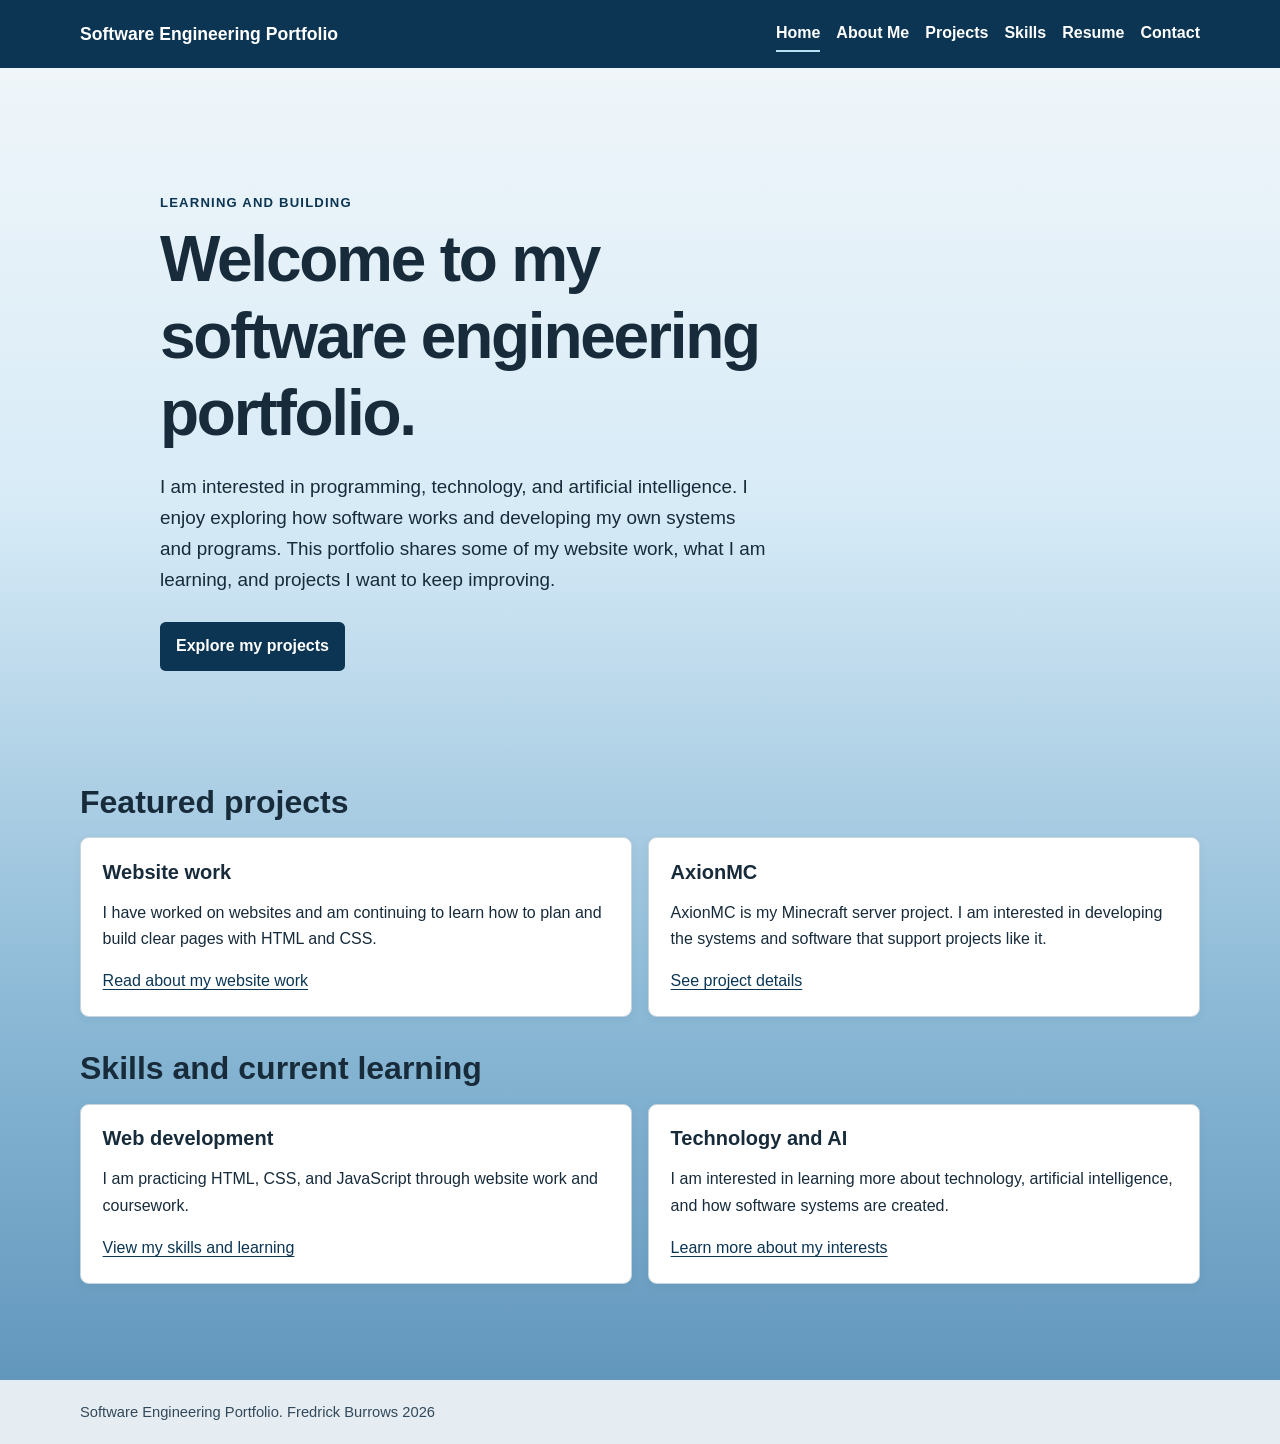
<file: index.html>
<!DOCTYPE html>
<html lang="en">
<head>
  <meta charset="UTF-8">
  <meta name="viewport" content="width=device-width, initial-scale=1.0">
  <meta name="description" content="A student portfolio about software engineering, web development, programming, technology, and AI.">
  <link rel="apple-touch-icon" sizes="180x180" href="assets/images/apple-touch-icon.png">
  <link rel="icon" type="image/png" sizes="32x32" href="assets/images/favicon-32x32.png">
  <link rel="icon" type="image/png" sizes="16x16" href="assets/images/favicon-16x16.png">
  <title>Home | Software Engineering Portfolio</title>
  <link rel="stylesheet" href="css/styles.css">
</head>
<body class="home-page">
  <a class="skip-link" href="#main-content">Skip to main content</a>
  <header class="site-header">
    <div class="container header-inner">
      <a class="brand" href="index.html">Software Engineering Portfolio</a>
      <nav class="site-nav" aria-label="Main navigation">
        <ul>
          <li><a aria-current="page" href="index.html">Home</a></li>
          <li><a href="about.html">About Me</a></li>
          <li><a href="projects.html">Projects</a></li>
          <li><a href="skills.html">Skills</a></li>
          <li><a href="resume.html">Resume</a></li>
          <li><a href="contact.html">Contact</a></li>
        </ul>
      </nav>
    </div>
  </header>
  <main id="main-content" class="container page-content">
    <section class="hero" aria-labelledby="welcome-heading">
      <p class="eyebrow">Learning and building</p>
      <h1 id="welcome-heading">Welcome to my software engineering portfolio.</h1>
      <p class="hero-copy">I am interested in programming, technology, and artificial intelligence. I enjoy exploring how software works and developing my own systems and programs. This portfolio shares some of my website work, what I am learning, and projects I want to keep improving.</p>
      <a class="button-link" href="projects.html">Explore my projects</a>
    </section>

    <section class="content-section" aria-labelledby="featured-projects-heading">
      <h2 id="featured-projects-heading">Featured projects</h2>
      <div class="card-grid">
        <article class="card">
          <h3>Website work</h3>
          <p>I have worked on websites and am continuing to learn how to plan and build clear pages with HTML and CSS.</p>
          <a href="projects.html">Read about my website work</a>
        </article>
        <article class="card">
          <h3>AxionMC</h3>
          <p>AxionMC is my Minecraft server project. I am interested in developing the systems and software that support projects like it.</p>
          <a href="projects.html">See project details</a>
        </article>
      </div>
    </section>

    <section class="content-section" aria-labelledby="learning-heading">
      <h2 id="learning-heading">Skills and current learning</h2>
      <div class="card-grid">
        <article class="card">
          <h3>Web development</h3>
          <p>I am practicing HTML, CSS, and JavaScript through website work and coursework.</p>
          <a href="skills.html">View my skills and learning</a>
        </article>
        <article class="card">
          <h3>Technology and AI</h3>
          <p>I am interested in learning more about technology, artificial intelligence, and how software systems are created.</p>
          <a href="about.html">Learn more about my interests</a>
        </article>
      </div>
    </section>
  </main>
  <footer class="site-footer">
    <div class="container">
      <p>Software Engineering Portfolio. Fredrick Burrows 2026</p>
    </div>
  </footer>
</body>
</html>
</file>
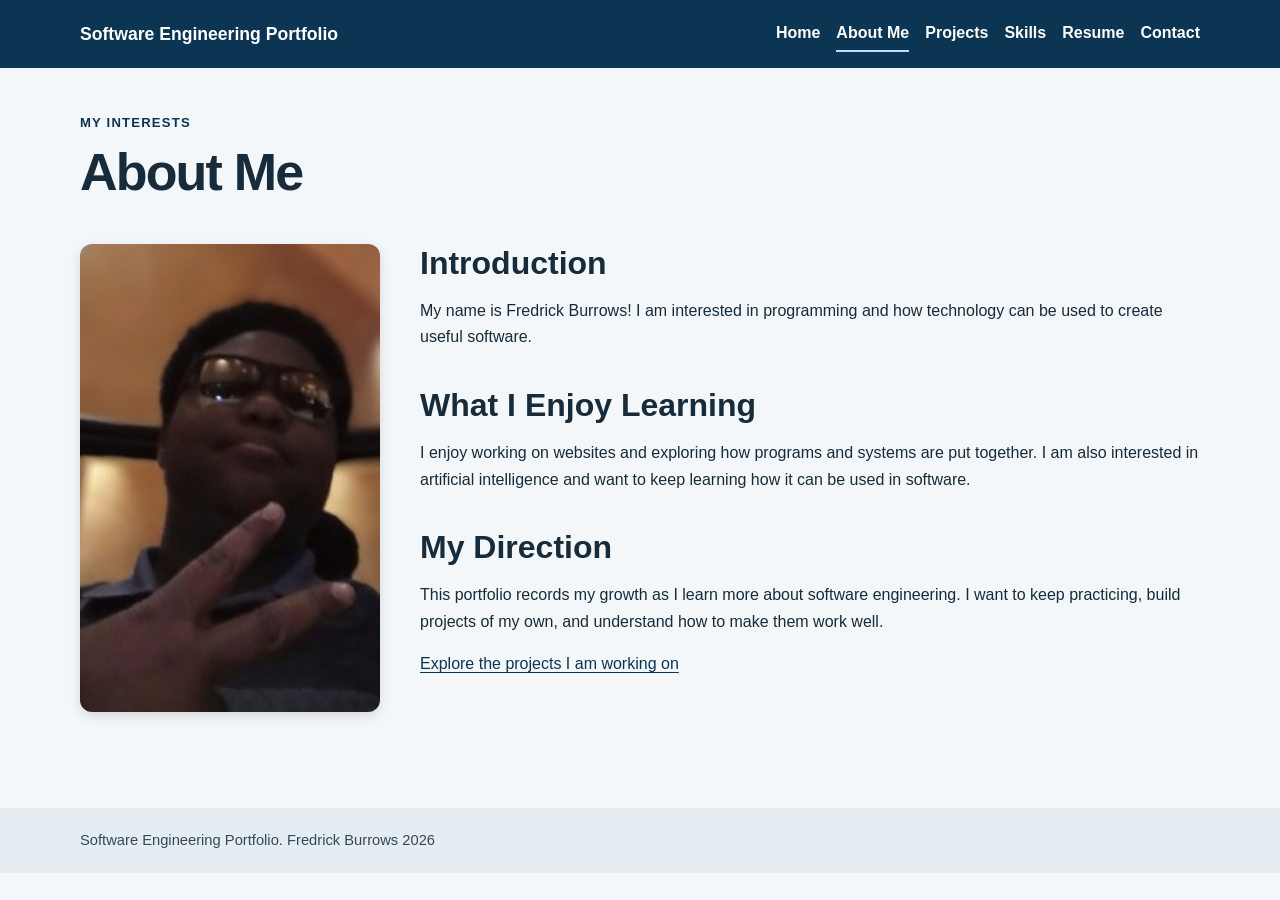
<file: about.html>
<!DOCTYPE html>
<html lang="en">
<head>
  <meta charset="UTF-8">
  <meta name="viewport" content="width=device-width, initial-scale=1.0">
  <meta name="description" content="About my interests in programming, technology, and software engineering.">
  <link rel="apple-touch-icon" sizes="180x180" href="assets/images/apple-touch-icon.png">
  <link rel="icon" type="image/png" sizes="32x32" href="assets/images/favicon-32x32.png">
  <link rel="icon" type="image/png" sizes="16x16" href="assets/images/favicon-16x16.png">
  <title>About Me | Software Engineering Portfolio</title>
  <link rel="stylesheet" href="css/styles.css">
</head>
<body>
  <a class="skip-link" href="#main-content">Skip to main content</a>
  <header class="site-header">
    <div class="container header-inner">
      <a class="brand" href="index.html">Software Engineering Portfolio</a>
      <nav class="site-nav" aria-label="Main navigation">
        <ul>
          <li><a href="index.html">Home</a></li>
          <li><a aria-current="page" href="about.html">About Me</a></li>
          <li><a href="projects.html">Projects</a></li>
          <li><a href="skills.html">Skills</a></li>
          <li><a href="resume.html">Resume</a></li>
          <li><a href="contact.html">Contact</a></li>
        </ul>
      </nav>
    </div>
  </header>
  <main id="main-content" class="container page-content">
    <header class="page-heading">
        <p class="eyebrow">My Interests</p>
        <h1>About Me</h1>
    </header>
    <div class="about-layout">
        <div class="about-image">
            <img src="assets/images/fredrickburrowsselfie.jpg"
                 alt="Portrait of Fredrick Burrows">
        </div>
        <div class="about-content">
            <section>
                <h2>Introduction</h2>
                <p>
                    My name is Fredrick Burrows! I am interested in
                    programming and how technology can be used to
                    create useful software.
                </p>
            </section>
            <section>
                <h2>What I Enjoy Learning</h2>
                <p>
                    I enjoy working on websites and exploring how
                    programs and systems are put together. I am also
                    interested in artificial intelligence and want
                    to keep learning how it can be used in software.
                </p>
            </section>
            <section>
                <h2>My Direction</h2>
                <p>
                    This portfolio records my growth as I learn more
                    about software engineering. I want to keep
                    practicing, build projects of my own, and
                    understand how to make them work well.
                </p>

                <a href="projects.html">Explore the projects I am working on</a>
            </section>
        </div>
    </div>
  </main>
  <footer class="site-footer">
    <div class="container"><p>Software Engineering Portfolio. Fredrick Burrows 2026</p></div>
  </footer>
</body>
</html>
</file>
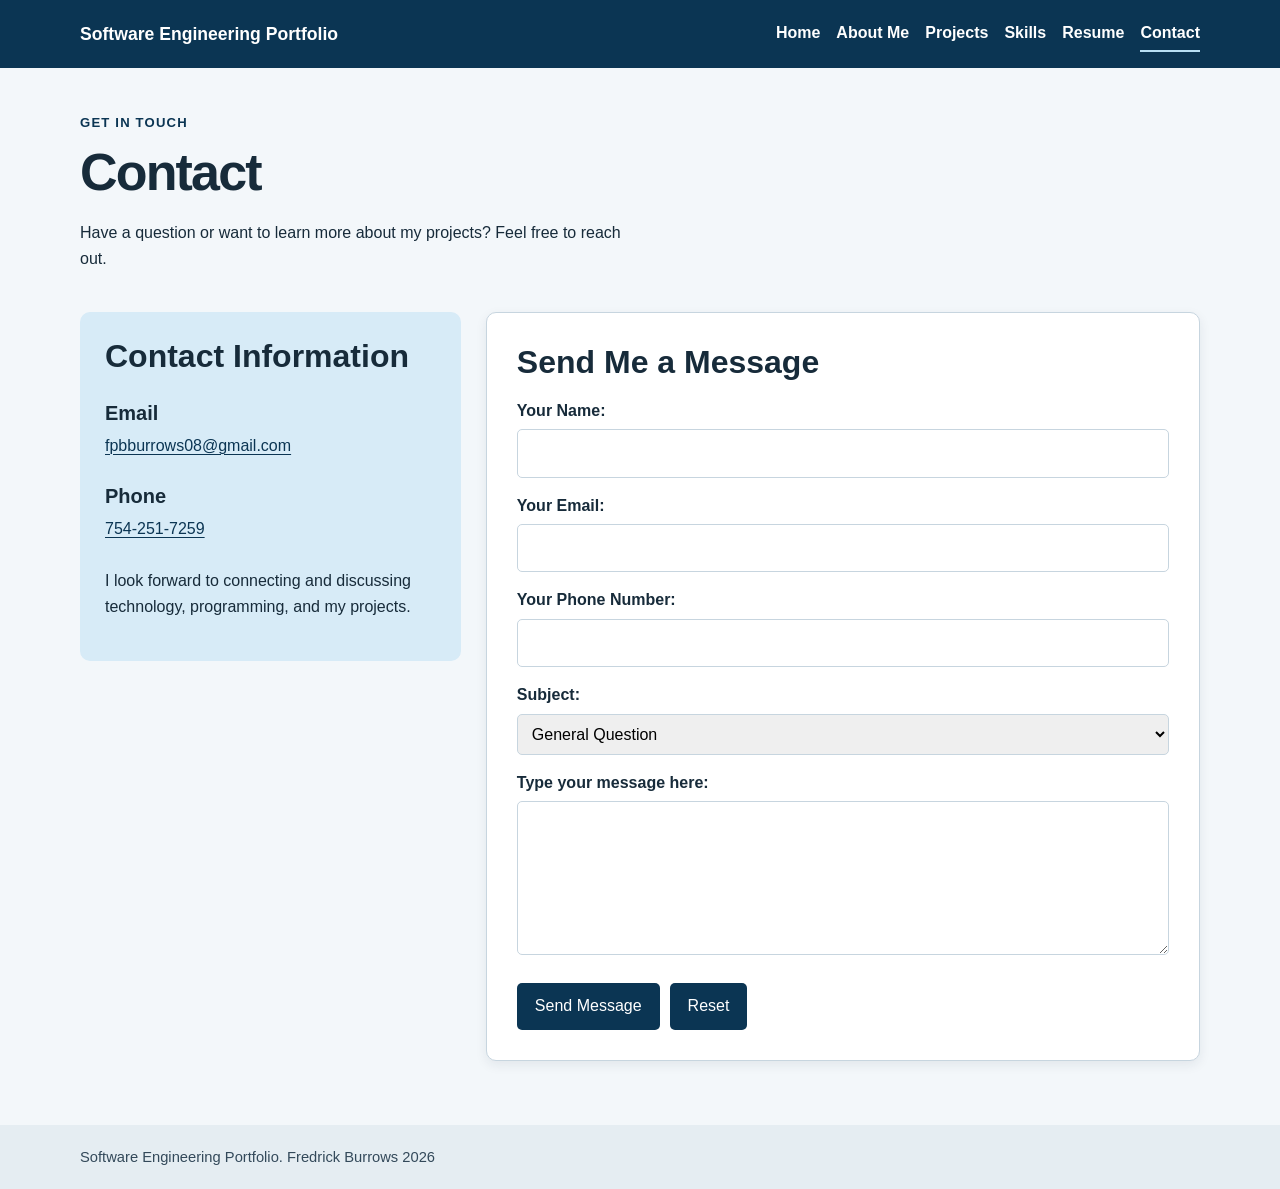
<file: contact.html>
<!DOCTYPE html>
<html lang="en">
<head>
  <meta charset="UTF-8">
  <meta name="viewport" content="width=device-width, initial-scale=1.0">
  <meta name="description" content="Contact page for my software engineering portfolio.">
  <link rel="apple-touch-icon" sizes="180x180" href="assets/images/apple-touch-icon.png">
  <link rel="icon" type="image/png" sizes="32x32" href="assets/images/favicon-32x32.png">
  <link rel="icon" type="image/png" sizes="16x16" href="assets/images/favicon-16x16.png">
  <title>Contact | Software Engineering Portfolio</title>
  <link rel="stylesheet" href="css/styles.css">
</head>
<body>
  <a class="skip-link" href="#main-content">Skip to main content</a>
  <header class="site-header">
    <div class="container header-inner">
      <a class="brand" href="index.html">Software Engineering Portfolio</a>
      <nav class="site-nav" aria-label="Main navigation">
        <ul>
          <li><a href="index.html">Home</a></li>
          <li><a href="about.html">About Me</a></li>
          <li><a href="projects.html">Projects</a></li>
          <li><a href="skills.html">Skills</a></li>
          <li><a href="resume.html">Resume</a></li>
          <li><a aria-current="page" href="contact.html">Contact</a></li>
        </ul>
      </nav>
    </div>
  </header>
  <main id="main-content" class="container page-content">

    <header class="page-heading">
        <p class="eyebrow">Get in touch</p>
        <h1>Contact</h1>
        <p>Have a question or want to learn more about my projects? Feel free to reach out.</p>
    </header>

    <section class="contact-layout" aria-label="Contact information and form">
        <div class="contact-details">
            <h2>Contact Information</h2>

            <div class="contact-item">
                <h3>Email</h3>
                <a href="mailto:fpbburrows08@gmail.com">
                    fpbburrows08@gmail.com
                </a>
            </div>
            <div class="contact-item">
                <h3>Phone</h3>
                <a href="tel:7542517259">
                    754-251-7259
                </a>
            </div>
            <p>I look forward to connecting and discussing technology, programming, and my projects.</p>
        </div>
        <div class="contact-form">
            <h2>Send Me a Message</h2>

            <form>

                <label for="name">Your Name:</label>
                <input type="text" id="name" name="name" required>

                <label for="email">Your Email:</label>
                <input type="email" id="email" name="email" required>

                <label for="phone">Your Phone Number:</label>
                <input type="tel" id="phone" name="phone">

                <label for="subject">Subject:</label>
                <select id="subject" name="subject">
                    <option value="general">General Question</option>
                    <option value="projects">Projects</option>
                    <option value="other">Other</option>
                </select>

                <label for="message">Type your message here:</label>
                <textarea id="message" name="message" rows="5" required></textarea>

                <div class="form-buttons">
                    <input type="submit" value="Send Message">
                    <input type="reset" value="Reset">
                </div>

            </form>
        </div>
    </section>
  </main>
  <footer class="site-footer">
    <div class="container"><p>Software Engineering Portfolio. Fredrick Burrows 2026</p></div>
  </footer>
</body>
</html>
</file>
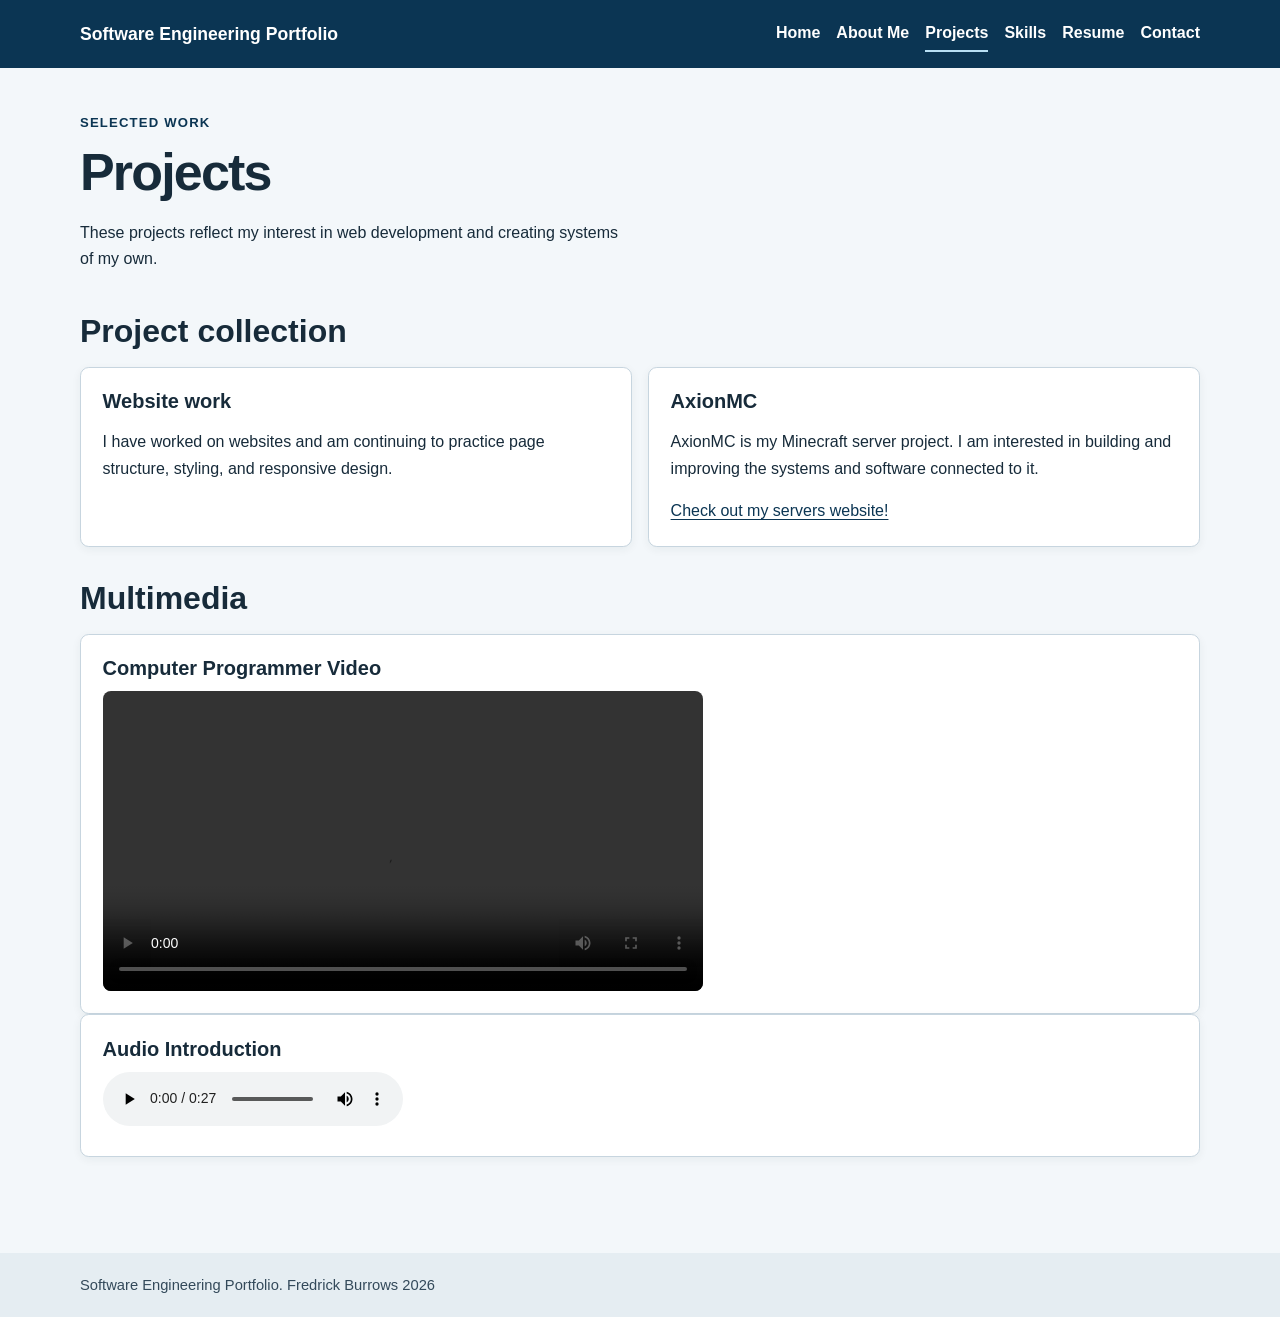
<file: projects.html>
<!DOCTYPE html>
<html lang="en">
<head>
  <meta charset="UTF-8">
  <meta name="viewport" content="width=device-width, initial-scale=1.0">
  <meta name="description" content="Website work and personal projects related to software and technology.">
  <link rel="apple-touch-icon" sizes="180x180" href="assets/images/apple-touch-icon.png">
  <link rel="icon" type="image/png" sizes="32x32" href="assets/images/favicon-32x32.png">
  <link rel="icon" type="image/png" sizes="16x16" href="assets/images/favicon-16x16.png">
  <title>Projects | Software Engineering Portfolio</title>
  <link rel="stylesheet" href="css/styles.css">
</head>
<body>
  <a class="skip-link" href="#main-content">Skip to main content</a>
  <header class="site-header">
    <div class="container header-inner">
      <a class="brand" href="index.html">Software Engineering Portfolio</a>
      <nav class="site-nav" aria-label="Main navigation">
        <ul>
          <li><a href="index.html">Home</a></li>
          <li><a href="about.html">About Me</a></li>
          <li><a aria-current="page" href="projects.html">Projects</a></li>
          <li><a href="skills.html">Skills</a></li>
          <li><a href="resume.html">Resume</a></li>
          <li><a href="contact.html">Contact</a></li>
        </ul>
      </nav>
    </div>
  </header>
  <main id="main-content" class="container page-content">
    <header class="page-heading">
      <p class="eyebrow">Selected work</p>
      <h1>Projects</h1>
      <p>These projects reflect my interest in web development and creating systems of my own.</p>
    </header>
    <section class="content-section" aria-labelledby="project-list-heading">
      <h2 id="project-list-heading">Project collection</h2>
      <div class="card-grid">
        <article class="card">
          <h3>Website work</h3>
          <p>I have worked on websites and am continuing to practice page structure, styling, and responsive design.</p>
        </article>
        <article class="card">
          <h3>AxionMC</h3>
          <p>AxionMC is my Minecraft server project. I am interested in building and improving the systems and software connected to it.</p>
          <a href="https://axionportal.base44.app/" target="_blank">Check out my servers website!</a>
        </article>
      </div>
    </section>
    <section class="content-section" aria-labelledby="multimedia-heading">
    <h2 id="multimedia-heading">Multimedia</h2>

    <article class="card">
        <h3>Computer Programmer Video</h3>

        <video controls>
            <source src="assets/videos/programmervideo.mp4" type="video/mp4">

            <track src="assets/videos/videocaptions.vtt"
                   kind="captions"
                   srclang="en"
                   label="English">

            Your browser does not support the video element.
        </video>
    </article>

    <article class="card">
        <h3>Audio Introduction</h3>

        <audio controls>
            <source src="assets/audio/portfoliointro.mp3" type="audio/mpeg">
            Your browser does not support the audio element.
        </audio>
    </article>
</section>
  </main>
  <footer class="site-footer">
    <div class="container"><p>Software Engineering Portfolio. Fredrick Burrows 2026</p></div>
  </footer>
</body>
</html>
</file>
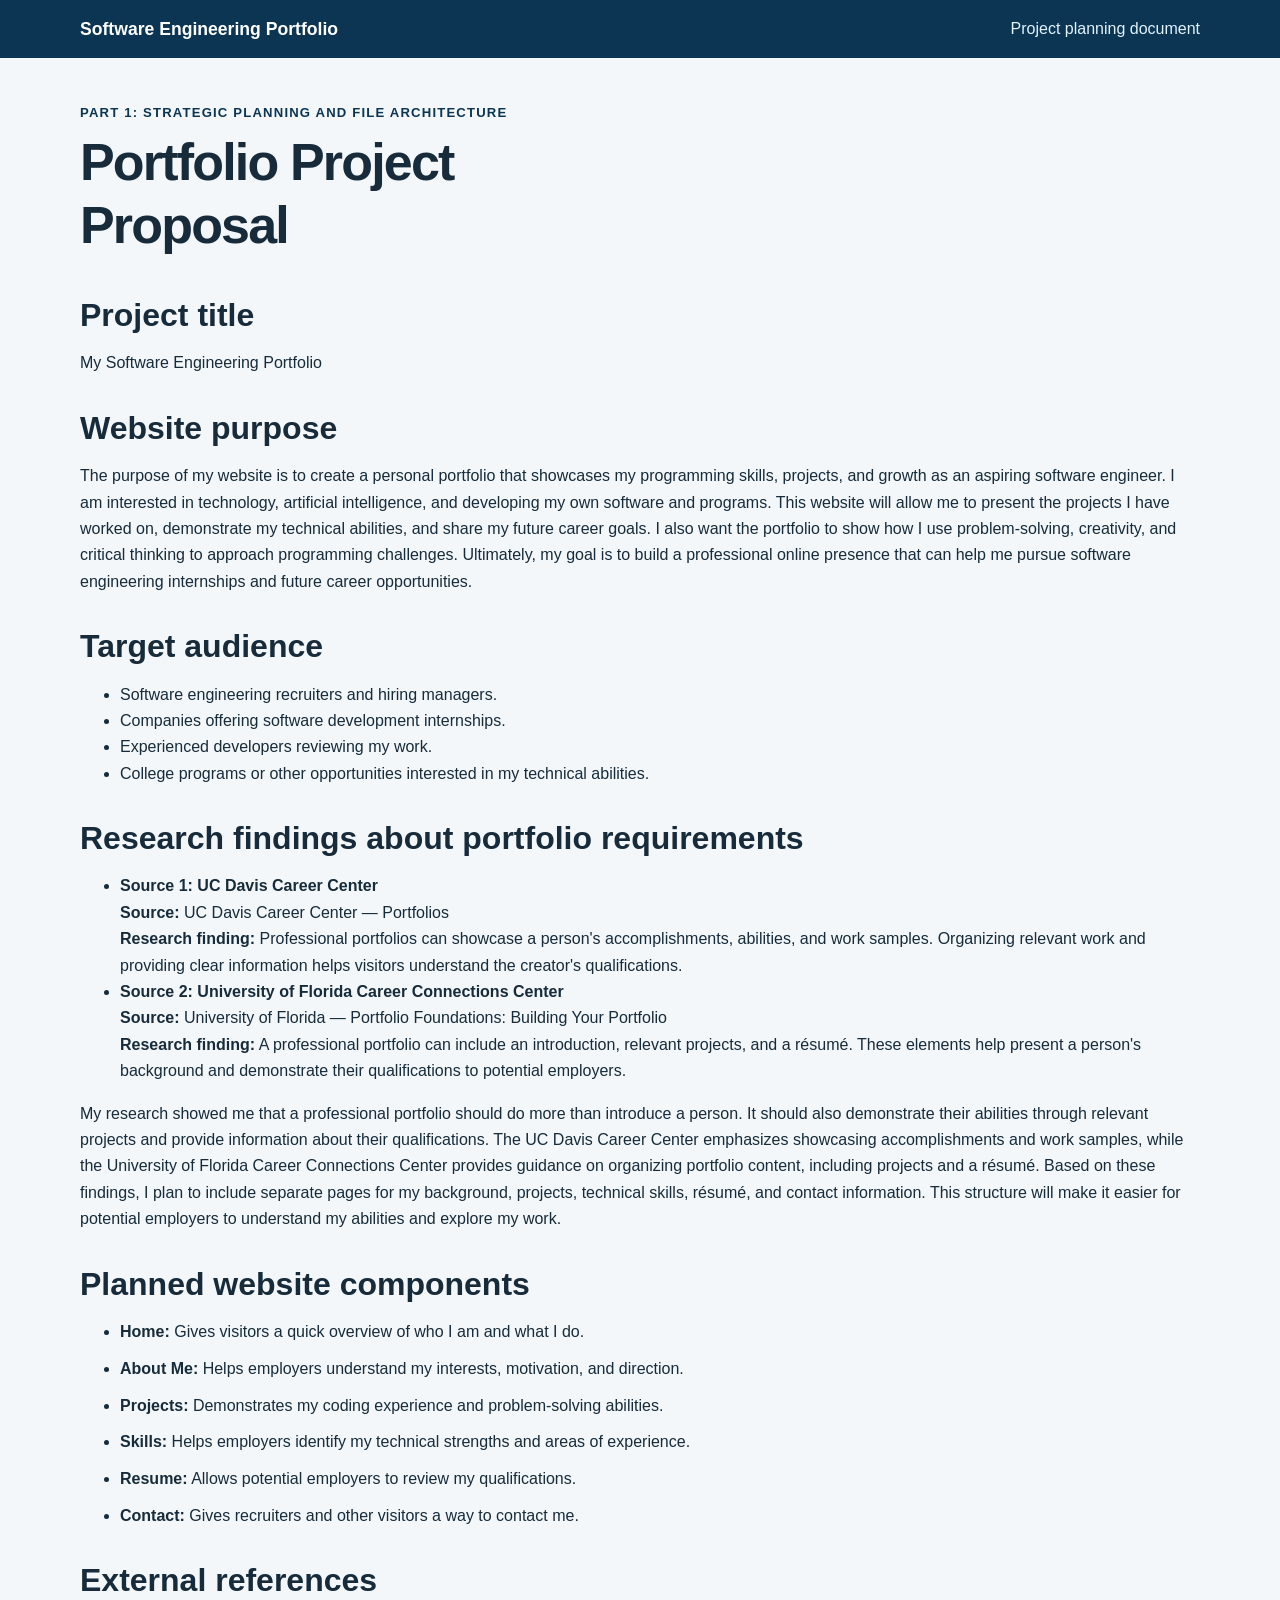
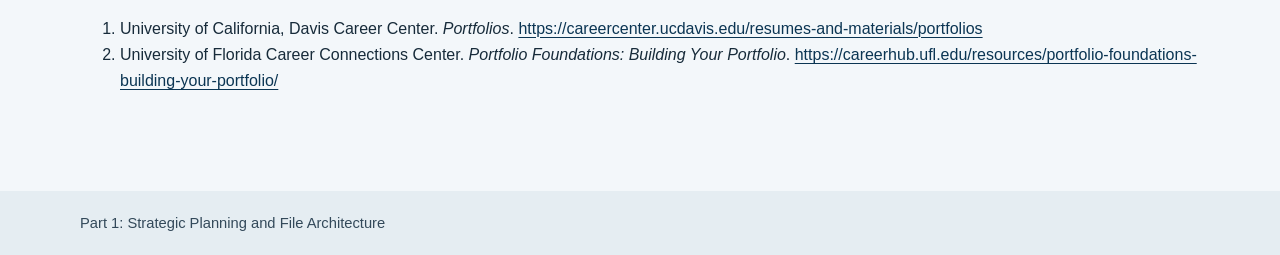
<file: proposal.html>
<!DOCTYPE html>
<html lang="en">
<head>
  <meta charset="UTF-8">
  <meta name="viewport" content="width=device-width, initial-scale=1.0">
  <meta name="description" content="Planning proposal for a software engineering portfolio website.">
  <title>Portfolio Project Proposal | Software Engineering Portfolio</title>
  <link rel="stylesheet" href="css/styles.css">
</head>
<body>
  <a class="skip-link" href="#main-content">Skip to main content</a>
  <header class="site-header">
    <div class="container header-inner">
      <a class="brand" href="index.html">Software Engineering Portfolio</a>
      <p class="header-note">Project planning document</p>
    </div>
  </header>
  <main id="main-content" class="container page-content">
    <header class="page-heading">
      <p class="eyebrow">Part 1: Strategic Planning and File Architecture</p>
      <h1>Portfolio Project Proposal</h1>
    </header>
    <section class="content-section" aria-labelledby="project-title-heading">
      <h2 id="project-title-heading">Project title</h2>
      <p>My Software Engineering Portfolio</p>
    </section>
    <section class="content-section" aria-labelledby="purpose-heading">
      <h2 id="purpose-heading">Website purpose</h2>
      <p>The purpose of my website is to create a personal portfolio that showcases my programming skills, projects, and growth as an aspiring software engineer. I am interested in technology, artificial intelligence, and developing my own software and programs. This website will allow me to present the projects I have worked on, demonstrate my technical abilities, and share my future career goals. I also want the portfolio to show how I use problem-solving, creativity, and critical thinking to approach programming challenges. Ultimately, my goal is to build a professional online presence that can help me pursue software engineering internships and future career opportunities.</p>
    </section>
    <section class="content-section" aria-labelledby="audience-heading">
      <h2 id="audience-heading">Target audience</h2>
      <ul>
        <li>Software engineering recruiters and hiring managers.</li>
        <li>Companies offering software development internships.</li>
        <li>Experienced developers reviewing my work.</li>
        <li>College programs or other opportunities interested in my technical abilities.</li>
      </ul>
    </section>
    <section class="content-section" aria-labelledby="research-heading">
      <h2 id="research-heading">Research findings about portfolio requirements</h2>
      <ul>
        <li><strong>Source 1: UC Davis Career Center</strong><br><strong>Source:</strong> UC Davis Career Center — Portfolios<br><strong>Research finding:</strong> Professional portfolios can showcase a person's accomplishments, abilities, and work samples. Organizing relevant work and providing clear information helps visitors understand the creator's qualifications.</li>
        <li><strong>Source 2: University of Florida Career Connections Center</strong><br><strong>Source:</strong> University of Florida — Portfolio Foundations: Building Your Portfolio<br><strong>Research finding:</strong> A professional portfolio can include an introduction, relevant projects, and a résumé. These elements help present a person's background and demonstrate their qualifications to potential employers.</li>
      </ul>
      <p>My research showed me that a professional portfolio should do more than introduce a person. It should also demonstrate their abilities through relevant projects and provide information about their qualifications. The UC Davis Career Center emphasizes showcasing accomplishments and work samples, while the University of Florida Career Connections Center provides guidance on organizing portfolio content, including projects and a résumé. Based on these findings, I plan to include separate pages for my background, projects, technical skills, résumé, and contact information. This structure will make it easier for potential employers to understand my abilities and explore my work.</p>
    </section>
    <section class="content-section" aria-labelledby="components-heading">
      <h2 id="components-heading">Planned website components</h2>
      <ul class="placeholder-list">
        <li><strong>Home:</strong> Gives visitors a quick overview of who I am and what I do.</li>
        <li><strong>About Me:</strong> Helps employers understand my interests, motivation, and direction.</li>
        <li><strong>Projects:</strong> Demonstrates my coding experience and problem-solving abilities.</li>
        <li><strong>Skills:</strong> Helps employers identify my technical strengths and areas of experience.</li>
        <li><strong>Resume:</strong> Allows potential employers to review my qualifications.</li>
        <li><strong>Contact:</strong> Gives recruiters and other visitors a way to contact me.</li>
      </ul>
    </section>
    <section class="content-section" aria-labelledby="references-heading">
      <h2 id="references-heading">External references</h2>
      <ol>
        <li>University of California, Davis Career Center. <cite>Portfolios</cite>. <a href="https://careercenter.ucdavis.edu/resumes-and-materials/portfolios">https://careercenter.ucdavis.edu/resumes-and-materials/portfolios</a></li>
        <li>University of Florida Career Connections Center. <cite>Portfolio Foundations: Building Your Portfolio</cite>. <a href="https://careerhub.ufl.edu/resources/portfolio-foundations-building-your-portfolio/">https://careerhub.ufl.edu/resources/portfolio-foundations-building-your-portfolio/</a></li>
      </ol>
    </section>
  </main>
  <footer class="site-footer"><div class="container"><p>Part 1: Strategic Planning and File Architecture</p></div></footer>
</body>
</html>
</file>
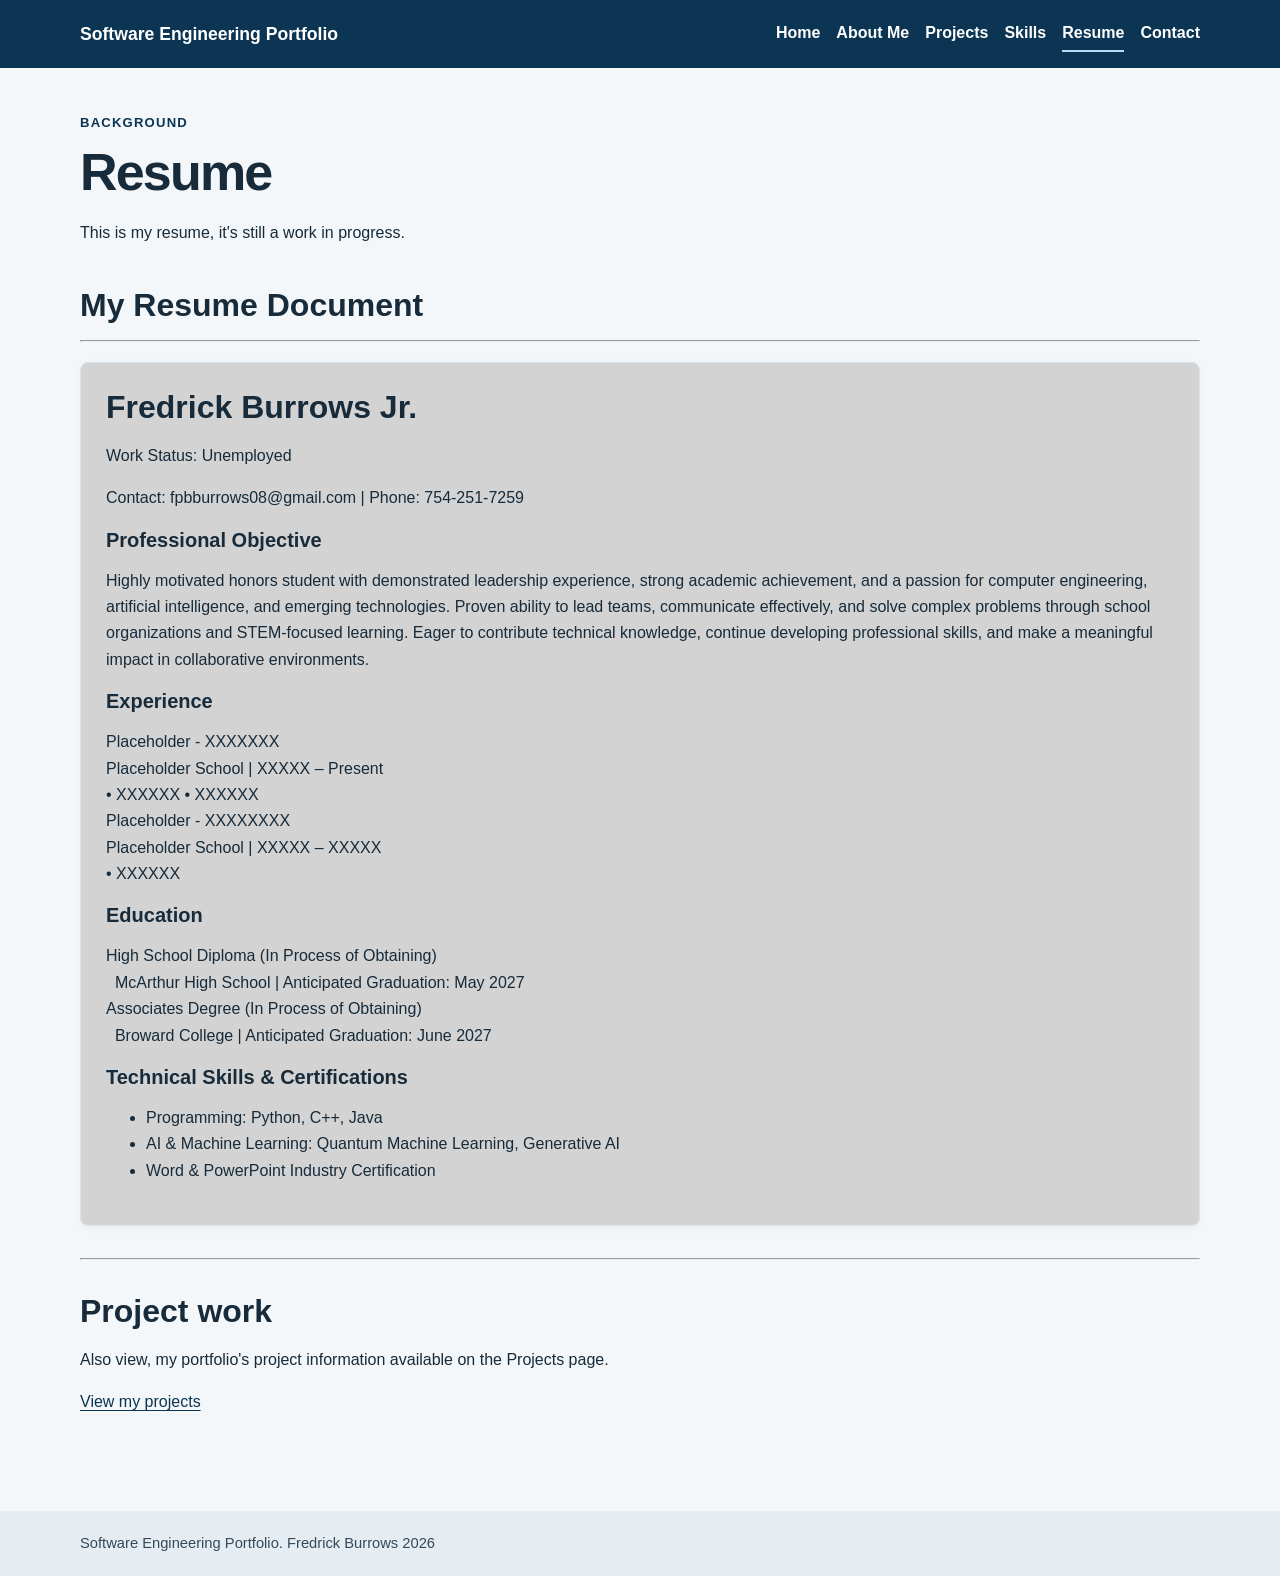
<file: resume.html>
<!DOCTYPE html>
<html lang="en">
<head>
  <meta charset="UTF-8">
  <meta name="viewport" content="width=device-width, initial-scale=1.0">
  <meta name="description" content="Resume page for my software engineering portfolio.">
  <link rel="apple-touch-icon" sizes="180x180" href="assets/images/apple-touch-icon.png">
  <link rel="icon" type="image/png" sizes="32x32" href="assets/images/favicon-32x32.png">
  <link rel="icon" type="image/png" sizes="16x16" href="assets/images/favicon-16x16.png">
  <title>Resume | Software Engineering Portfolio</title>
  <link rel="stylesheet" href="css/styles.css">
</head>
<body>
  <a class="skip-link" href="#main-content">Skip to main content</a>
  <header class="site-header">
    <div class="container header-inner">
      <a class="brand" href="index.html">Software Engineering Portfolio</a>
      <nav class="site-nav" aria-label="Main navigation">
        <ul>
          <li><a href="index.html">Home</a></li>
          <li><a href="about.html">About Me</a></li>
          <li><a href="projects.html">Projects</a></li>
          <li><a href="skills.html">Skills</a></li>
          <li><a aria-current="page" href="resume.html">Resume</a></li>
          <li><a href="contact.html">Contact</a></li>
        </ul>
      </nav>
    </div>
  </header>
  <main id="main-content" class="container page-content">
    <header class="page-heading">
      <p class="eyebrow">Background</p>
      <h1>Resume</h1>
      <p>This is my resume, it's still a work in progress.</p>
    </header>
    <section class="content-section" aria-labelledby="resume-heading">
      <h2 id="resume-heading">My Resume Document</h2>
      <hr>
      <div class="resume-card">
        <h2>Fredrick Burrows Jr.</h2>
          <p>Work Status: Unemployed</p>
          <p>Contact: fpbburrows08@gmail.com | Phone: 754-251-7259</p>
        <div class="resume-section">
          <h3>Professional Objective</h3>
          <p>Highly motivated honors student with demonstrated leadership experience, strong academic achievement, and a passion for computer engineering, artificial intelligence, and emerging technologies. Proven ability to lead teams, communicate effectively, and solve complex problems through school organizations and STEM-focused learning. Eager to contribute technical knowledge, continue developing professional skills, and make a meaningful impact in collaborative environments.</p>
        </div>
        <div class="resume-section">
          <h3>Experience</h3>
          <p>
          Placeholder - XXXXXXX <br>
          Placeholder School | XXXXX – Present <br>
          • XXXXXX
          • XXXXXX
          <br> 
          Placeholder - XXXXXXXX <br>
          Placeholder School | XXXXX – XXXXX <br>
          • XXXXXX
          </p>
        </div>
        <div class="resume-section">
          <h3>Education</h3>
          <p>
          High School Diploma (In Process of Obtaining) <br>
          &nbsp; McArthur High School | Anticipated Graduation: May 2027 <br>
          Associates Degree (In Process of Obtaining) <br>
          &nbsp; Broward College | Anticipated Graduation: June 2027
          </p>
        </div>
        <div class="resume-section">
          <h3>Technical Skills & Certifications</h3>
          <ul>
            <li>Programming: Python, C++, Java</li>
            <li>AI & Machine Learning: Quantum Machine Learning, Generative AI</li>
            <li>Word & PowerPoint Industry Certification</li>
          </ul>
        </div>
      </div>
    </section>
    <hr>
    <section class="content-section" aria-labelledby="projects-heading">
      <h2 id="projects-heading">Project work</h2>
      <p>Also view, my portfolio's project information available on the Projects page.</p>
      <p><a href="projects.html">View my projects</a></p>
    </section>
  </main>
  <footer class="site-footer">
    <div class="container"><p>Software Engineering Portfolio. Fredrick Burrows 2026</p></div>
  </footer>
</body>
</html>
</file>
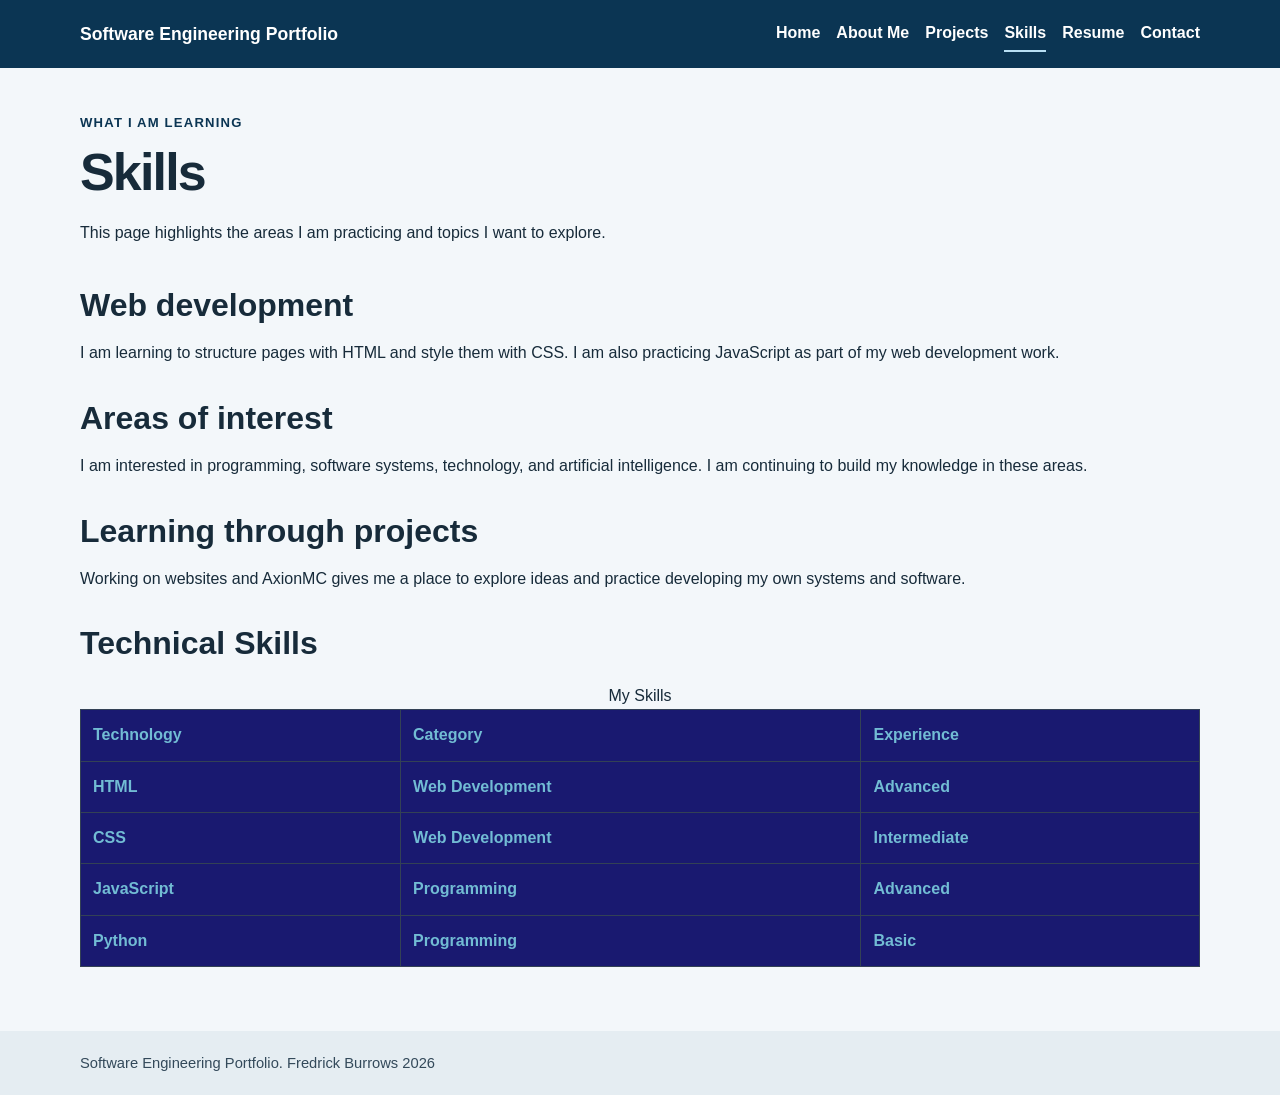
<file: skills.html>
<!DOCTYPE html>
<html lang="en">
<head>
  <meta charset="UTF-8">
  <meta name="viewport" content="width=device-width, initial-scale=1.0">
  <meta name="description" content="Web development skills and topics I am learning as a student.">
  <link rel="apple-touch-icon" sizes="180x180" href="assets/images/apple-touch-icon.png">
  <link rel="icon" type="image/png" sizes="32x32" href="assets/images/favicon-32x32.png">
  <link rel="icon" type="image/png" sizes="16x16" href="assets/images/favicon-16x16.png">
  <title>Skills | Software Engineering Portfolio</title>
  <link rel="stylesheet" href="css/styles.css">
</head>
<body>
  <a class="skip-link" href="#main-content">Skip to main content</a>
  <header class="site-header">
    <div class="container header-inner">
      <a class="brand" href="index.html">Software Engineering Portfolio</a>
      <nav class="site-nav" aria-label="Main navigation">
        <ul>
          <li><a href="index.html">Home</a></li>
          <li><a href="about.html">About Me</a></li>
          <li><a href="projects.html">Projects</a></li>
          <li><a aria-current="page" href="skills.html">Skills</a></li>
          <li><a href="resume.html">Resume</a></li>
          <li><a href="contact.html">Contact</a></li>
        </ul>
      </nav>
    </div>
  </header>
  <main id="main-content" class="container page-content">
    <header class="page-heading">
      <p class="eyebrow">What I am learning</p>
      <h1>Skills</h1>
      <p>This page highlights the areas I am practicing and topics I want to explore.</p>
    </header>
    <section class="content-section" aria-labelledby="web-skills-heading">
      <h2 id="web-skills-heading">Web development</h2>
      <p>I am learning to structure pages with HTML and style them with CSS. I am also practicing JavaScript as part of my web development work.</p>
    </section>
    <section class="content-section" aria-labelledby="interests-heading">
      <h2 id="interests-heading">Areas of interest</h2>
      <p>I am interested in programming, software systems, technology, and artificial intelligence. I am continuing to build my knowledge in these areas.</p>
    </section>
    <section class="content-section" aria-labelledby="approach-heading">
      <h2 id="approach-heading">Learning through projects</h2>
      <p>Working on websites and AxionMC gives me a place to explore ideas and practice developing my own systems and software.</p>
    </section>
    <section>
      <h2>Technical Skills</h2>

      <table>
        <caption>My Skills</caption>

        <tr>
          <th>Technology</th>
          <th>Category</th>
          <th>Experience</th>
        </tr>
        
        <tr>
          <th>HTML</th>
          <th>Web Development</th>
          <th>Advanced</th>
        </tr>
        
        <tr>
          <th>CSS</th>
          <th>Web Development</th>
          <th>Intermediate</th>
        </tr>
        
        <tr>
          <th>JavaScript</th>
          <th>Programming</th>
          <th>Advanced</th>
        </tr>
        
        <tr>
          <th>Python</th>
          <th>Programming</th>
          <th>Basic</th>
        </tr>
      </table>
    </section>
  </main>
  <footer class="site-footer">
    <div class="container"><p>Software Engineering Portfolio. Fredrick Burrows 2026</p></div>
  </footer>
</body>
</html>
</file>
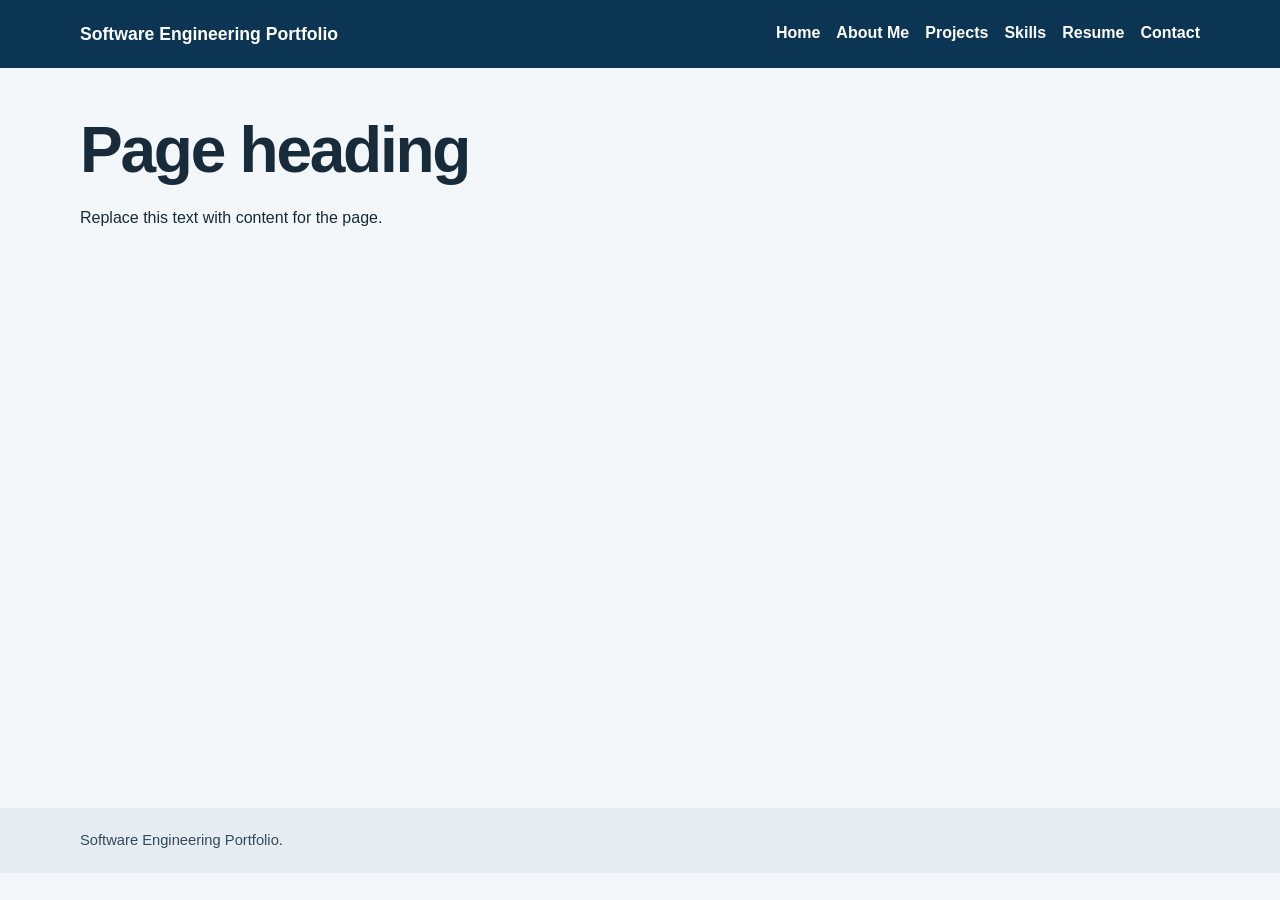
<file: template.html>
<!DOCTYPE html>
<html lang="en">
<head>
  <meta charset="UTF-8">
  <meta name="viewport" content="width=device-width, initial-scale=1.0">
  <meta name="description" content="A software engineering portfolio. Add a short description of this page.">
  <title>Page Title | Software Engineering Portfolio</title>
  <link rel="stylesheet" href="css/styles.css">
</head>
<body>
  <a class="skip-link" href="#main-content">Skip to main content</a>
  <header class="site-header">
    <div class="container header-inner">
      <a class="brand" href="index.html">Software Engineering Portfolio</a>
      <nav class="site-nav" aria-label="Main navigation">
        <ul>
          <li><a href="index.html">Home</a></li>
          <li><a href="about.html">About Me</a></li>
          <li><a href="projects.html">Projects</a></li>
          <li><a href="skills.html">Skills</a></li>
          <li><a href="resume.html">Resume</a></li>
          <li><a href="contact.html">Contact</a></li>
        </ul>
      </nav>
    </div>
  </header>
  <main id="main-content" class="container page-content">
    <h1>Page heading</h1>
    <p>Replace this text with content for the page.</p>
  </main>
  <footer class="site-footer">
    <div class="container">
      <p>Software Engineering Portfolio.</p>
    </div>
  </footer>
</body>
</html>
</file>
<file: css/styles.css>
/* Shared styles for the Software Engineering Portfolio. */
:root {
  color-scheme: light;
  --color-ink: #172b3a;
  --color-muted: #425466;
  --color-surface: #ffffff;
  --color-page: #f3f7fa;
  --color-brand: #124e78;
  --color-brand-dark: #0b3553;
  --color-accent: #d7ebf7;
  --color-border: #c7d5df;
  --color-note: #fff7df;
  --content-width: 70rem;
  font-family: "Segoe UI", Roboto, Helvetica, Arial, sans-serif;
  line-height: 1.65;
  color: var(--color-ink);
  background: var(--color-page);
}

* { box-sizing: border-box; }
body { min-width: 20rem; margin: 0; }
a { color: var(--color-brand-dark); text-decoration-thickness: 0.08em; text-underline-offset: 0.16em; }
a:hover { color: #071e30; }
a:focus-visible, button:focus-visible { outline: 3px solid #a64b00; outline-offset: 3px; border-radius: 2px; }
img, svg { max-width: 100%; height: auto; }
.container { width: min(100% - 2rem, var(--content-width)); margin-inline: auto; }
.skip-link { position: absolute; left: 1rem; top: -5rem; z-index: 10; padding: 0.65rem 1rem; background: var(--color-surface); color: var(--color-ink); }
.skip-link:focus { top: 1rem; }
.site-header { background: var(--color-brand-dark); color: #fff; }
.header-inner { display: flex; align-items: center; justify-content: space-between; gap: 1.5rem; padding-block: 1rem; }
.brand { color: #fff; font-size: 1.1rem; font-weight: 700; line-height: 1.3; text-decoration: none; }
.brand:hover { color: #e2f3fc; }
.header-note { margin: 0; color: #e2f3fc; }
.site-nav ul { display: flex; flex-wrap: wrap; gap: 0.35rem 1rem; margin: 0; padding: 0; list-style: none; }
.site-nav a { display: inline-block; padding: 0.25rem 0; color: #fff; font-weight: 600; text-decoration: none; border-bottom: 2px solid transparent; }
.site-nav a:hover, .site-nav a[aria-current="page"] { border-bottom-color: #b8e0f5; }
.page-content { min-height: calc(100vh - 10rem); padding-block: 2.75rem 4rem; }
.hero { padding: clamp(2rem, 7vw, 5rem); background: var(--color-accent); border-radius: 0.75rem; }
.eyebrow { margin: 0 0 0.45rem; color: var(--color-brand-dark); font-size: 0.82rem; font-weight: 800; letter-spacing: 0.09em; text-transform: uppercase; }
h1, h2, h3 { line-height: 1.2; }
h1 { max-width: 18ch; margin: 0 0 1rem; font-size: clamp(2.25rem, 6vw, 4rem); letter-spacing: -0.035em; }
h2 { margin: 0 0 1rem; font-size: clamp(1.45rem, 3vw, 2rem); }
h3 { margin: 0 0 0.7rem; font-size: 1.25rem; }
.hero-copy { max-width: 58ch; font-size: 1.18rem; }
.page-heading { max-width: 62ch; margin-bottom: 2.5rem; }
.page-heading h1 { font-size: clamp(2.25rem, 5vw, 3.25rem); }
.content-section { margin-block: 2rem; }
.card-grid { display: grid; grid-template-columns: repeat(auto-fit, minmax(min(100%, 17rem), 1fr)); gap: 1rem; }
.card { padding: 1.35rem; background: var(--color-surface); border: 1px solid var(--color-border); border-radius: 0.55rem; box-shadow: 0 0.15rem 0.6rem rgb(23 43 58 / 6%); }
.card p:last-child { margin-bottom: 0; }
.tag { color: var(--color-muted); font-size: 0.82rem; font-weight: 700; text-transform: uppercase; letter-spacing: 0.06em; }
.button-link { display: inline-block; margin-top: 0.5rem; padding: 0.7rem 1rem; border-radius: 0.35rem; background: var(--color-brand-dark); color: #fff; font-weight: 700; text-decoration: none; }
.button-link:hover { background: #061f33; color: #fff; }
.placeholder-note { padding: 1rem 1.15rem; border-left: 4px solid #9a5d00; background: var(--color-note); }
.placeholder-list li { margin-block: 0.65rem; }
code { padding: 0.1rem 0.3rem; background: #e8eef2; border-radius: 0.2rem; }
.site-footer { padding-block: 1.25rem; background: #e5edf2; color: #33495a; font-size: 0.92rem; }
.site-footer p { margin: 0; }

@media (max-width: 48rem) {
  .header-inner { align-items: flex-start; flex-direction: column; gap: 0.75rem; }
  .site-nav ul { gap: 0.25rem 0.85rem; }
  .page-content { padding-top: 2rem; }
  
  .about-layout {
    grid-template-columns: 1fr;
    gap: 25px;
  }

  .about-image {
    text-align: center;
  }

  .about-image img {
    max-width: 220px;
  }
}

@media (prefers-reduced-motion: no-preference) {
  html { scroll-behavior: smooth; }
}

/* Skills page table styles */
table {
  width: 100%;
  border-collapse: collapse;
  margin-top: 20px;    
}

th, td {
  border: 1px solid #334155;
  padding: 12px;
  text-align: left;
}

th {
  background-color: #191970;
  color: #72bcd4;
}

tr:nth-of-type(even) td {
  background-color: #111C30;
}

/* Resume page styles */
.resume-section {
  margin: 10px 0;
}

.resume-card {
    background-color: #D3D3D3;
    border: 1px solid #DCE5ED;
    border-radius: 8px;
    padding: 25px;
    margin-top: 20px;
    box-shadow: 0 2px 8px rgba(0, 0, 0, 0.04);
}

/* About Me page styles layout */
.about-layout {
    display: grid;
    grid-template-columns: 300px 1fr;
    gap: 40px;
    align-items: start;
    margin-top: 30px;
}

.about-image img {
    width: 100%;
    max-width: 300px;
    border-radius: 12px;
    box-shadow: 0 4px 12px rgba(0, 0, 0, 0.12);
}

.about-content section {
    margin-bottom: 35px;
}

.about-content h2 {
    margin-bottom: 12px;
}

/* Contact page layout */
.contact-layout {
    display: grid;
    grid-template-columns: 0.8fr 1.5fr;
    gap: 25px;
    align-items: start;
    margin-top: 30px;
}

/* Contact information card */
.contact-details {
    background-color: var(--color-accent);
    padding: 25px;
    border-radius: 10px;
}

.contact-item {
    margin: 25px 0;
}

.contact-item h3 {
    margin-bottom: 8px;
}

/* Contact form card */
.contact-form {
    background-color: var(--color-surface);
    padding: 30px;
    border: 1px solid var(--color-border);
    border-radius: 10px;
    box-shadow: 0 4px 12px rgb(23 43 58 / 8%);
}

.contact-form label {
    display: block;
    margin-top: 15px;
    margin-bottom: 5px;
    font-weight: 600;
}

.contact-form input,
.contact-form select,
.contact-form textarea {
    width: 100%;
    padding: 10px;
    border: 1px solid var(--color-border);
    border-radius: 5px;
    font: inherit;
}

.contact-form textarea {
    resize: vertical;
}

.form-buttons {
    display: flex;
    gap: 10px;
    margin-top: 20px;
}

.contact-form .form-buttons input {
    width: auto;
    padding: 10px 18px;
    background-color: var(--color-brand-dark);
    color: white;
    border: none;
    cursor: pointer;
}

.contact-form .form-buttons input:hover {
    background-color: var(--color-brand);
}

/* Mobile contact layout */
@media (max-width: 48rem) {
    .contact-layout {
        grid-template-columns: 1fr;
    }

    .contact-form {
        padding: 20px;
    }
}

/* Home page background gradient style */
.home-page {
    background: linear-gradient(
        to bottom,
        #F3F7FA 0%,
        #D7EBF7 35%,
        #8BB9D6 70%,
        #5B91B8 100%
    );
    background-repeat: no-repeat;
}

.home-page .hero {
    background: transparent;
}

video {
    width: 100%;
    max-width: 600px;
    height: auto;
    display: block;
    border-radius: 8px;
}
</file>
